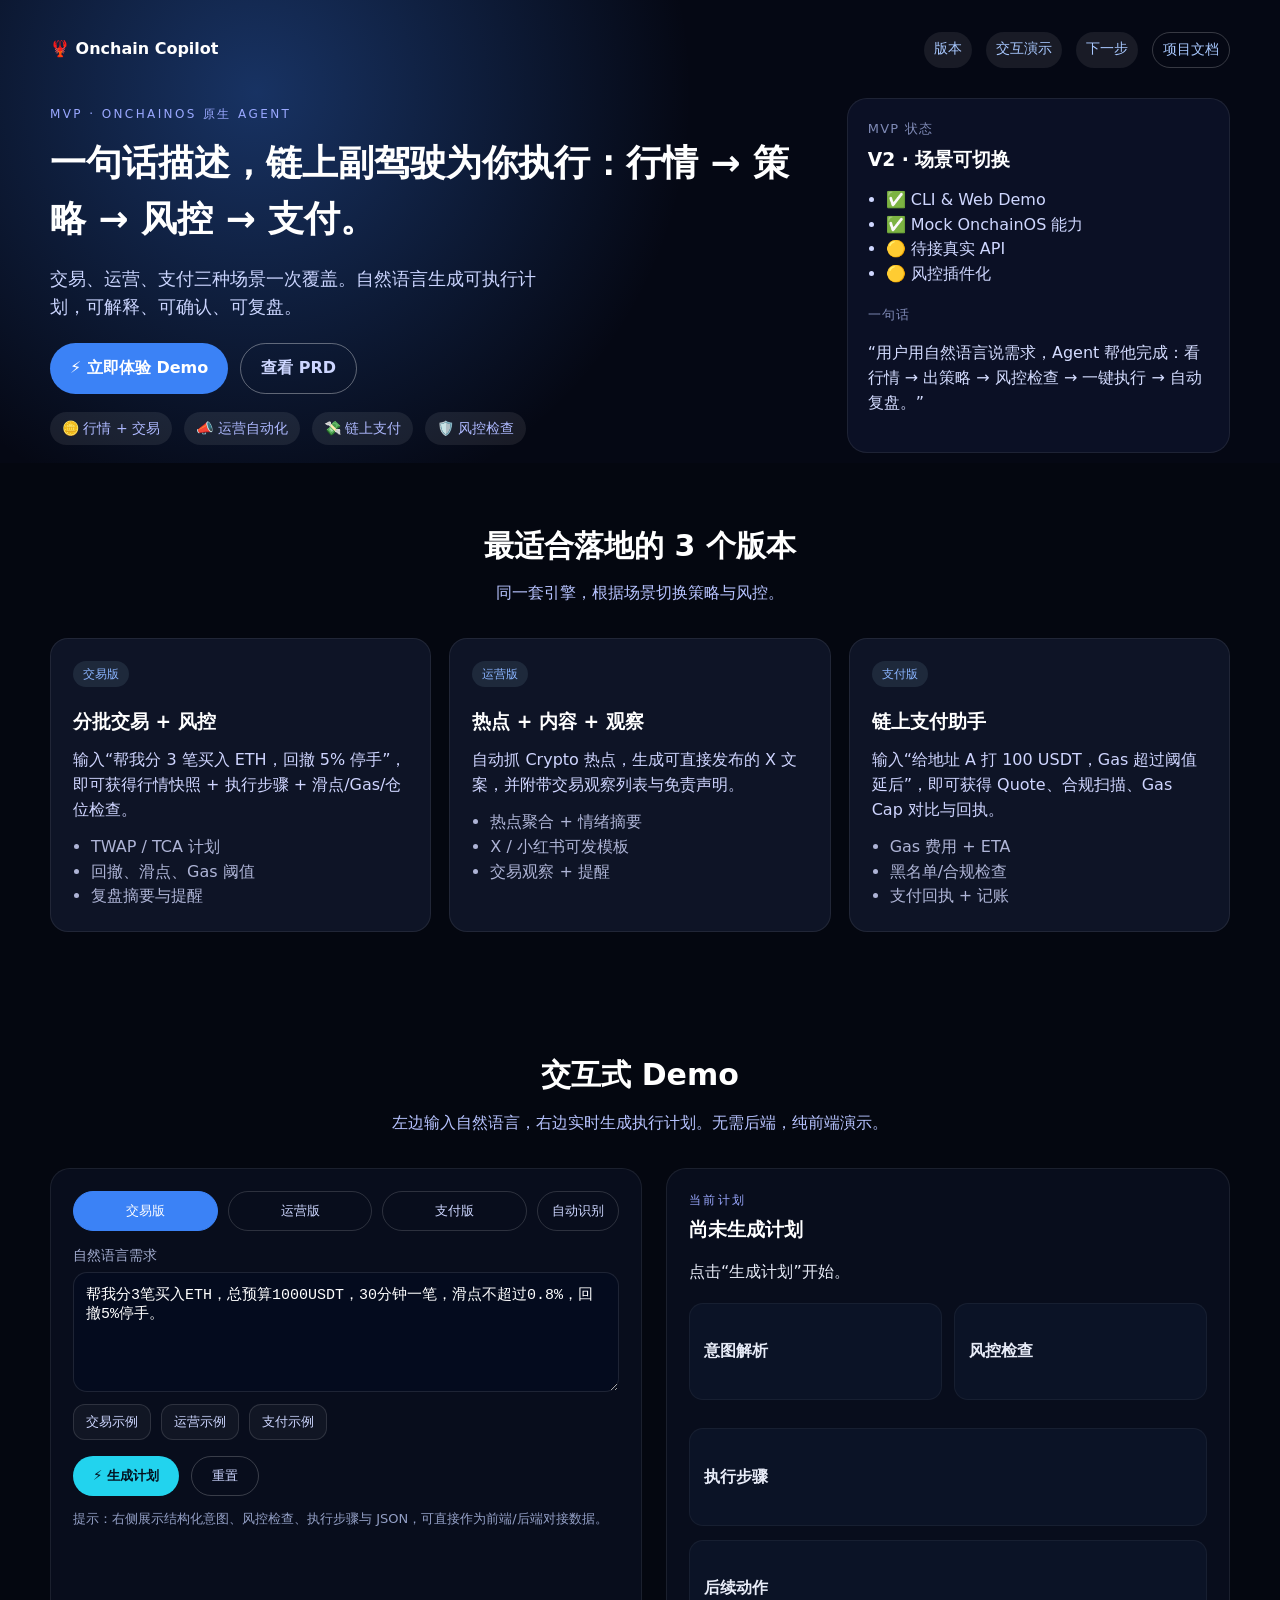
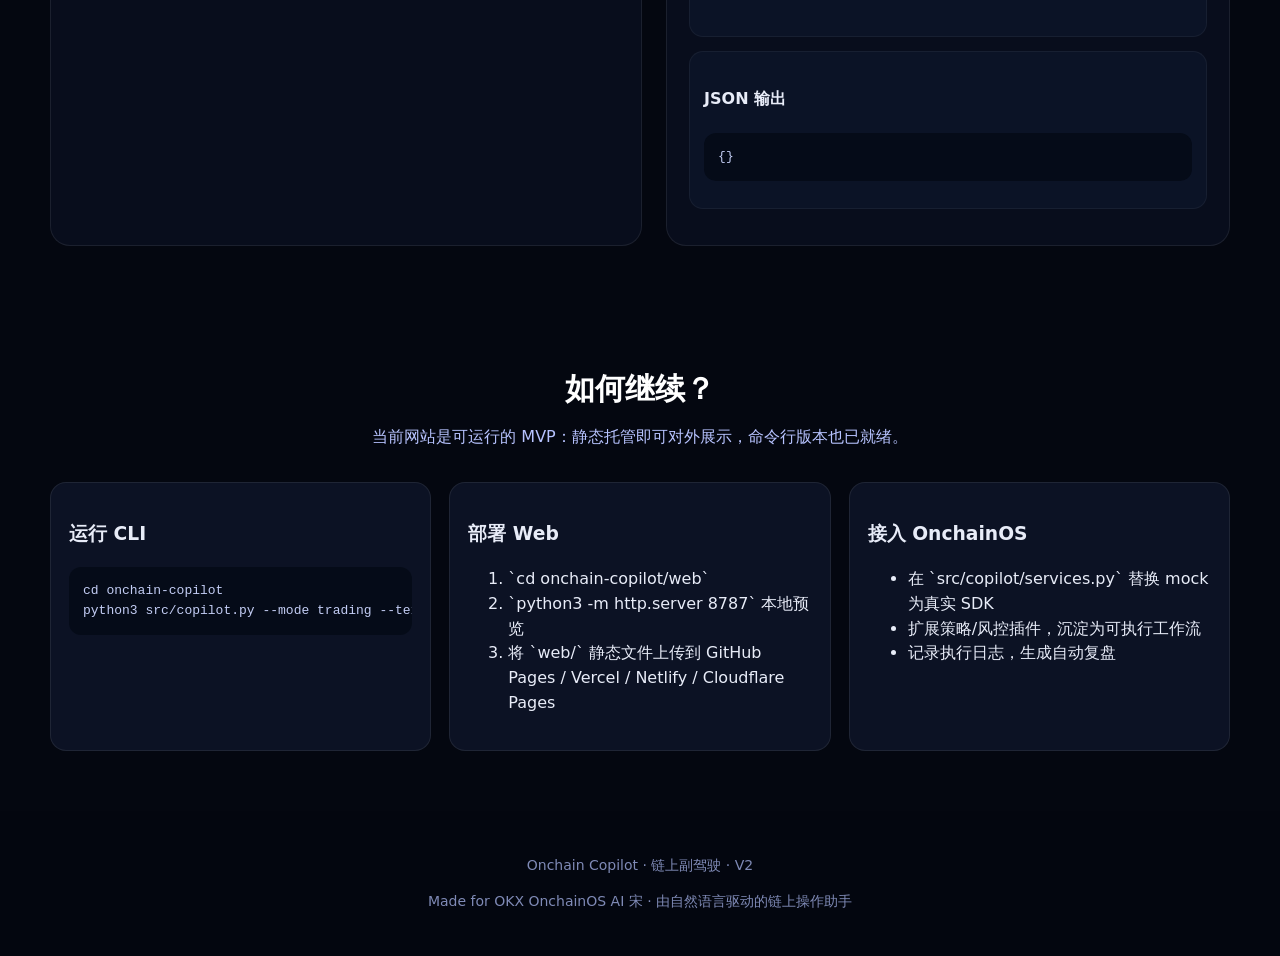
<file: index.html>
<!doctype html>
<html lang="zh-CN">
<head>
  <meta charset="UTF-8" />
  <meta name="viewport" content="width=device-width, initial-scale=1.0" />
  <title>Onchain Copilot · 链上副驾驶</title>
  <link rel="stylesheet" href="./styles.css" />
</head>
<body>
  <header class="hero">
    <nav class="nav">
      <div class="logo">🦞 Onchain Copilot</div>
      <div class="nav-links">
        <a href="#versions">版本</a>
        <a href="#demo">交互演示</a>
        <a href="#next">下一步</a>
        <a class="ghost" href="../README.md" target="_blank">项目文档</a>
      </div>
    </nav>
    <div class="hero-body">
      <div class="hero-copy">
        <p class="eyebrow">MVP · OnchainOS 原生 Agent</p>
        <h1>一句话描述，链上副驾驶为你执行：行情 → 策略 → 风控 → 支付。</h1>
        <p class="lead">交易、运营、支付三种场景一次覆盖。自然语言生成可执行计划，可解释、可确认、可复盘。</p>
        <div class="hero-ctas">
          <a class="btn" href="#demo">⚡️ 立即体验 Demo</a>
          <a class="btn ghost" href="../docs/PRD.md" target="_blank">查看 PRD</a>
        </div>
        <ul class="badges">
          <li>🪙 行情 + 交易</li>
          <li>📣 运营自动化</li>
          <li>💸 链上支付</li>
          <li>🛡️ 风控检查</li>
        </ul>
      </div>
      <div class="hero-card">
        <p class="mini-title">MVP 状态</p>
        <h3>V2 · 场景可切换</h3>
        <ul>
          <li>✅ CLI & Web Demo</li>
          <li>✅ Mock OnchainOS 能力</li>
          <li>🟡 待接真实 API</li>
          <li>🟡 风控插件化</li>
        </ul>
        <p class="mini-title">一句话</p>
        <p>“用户用自然语言说需求，Agent 帮他完成：看行情 → 出策略 → 风控检查 → 一键执行 → 自动复盘。”</p>
      </div>
    </div>
  </header>

  <section class="section" id="versions">
    <div class="section-head">
      <h2>最适合落地的 3 个版本</h2>
      <p>同一套引擎，根据场景切换策略与风控。</p>
    </div>
    <div class="cards">
      <article class="card">
        <p class="tag">交易版</p>
        <h3>分批交易 + 风控</h3>
        <p>输入“帮我分 3 笔买入 ETH，回撤 5% 停手”，即可获得行情快照 + 执行步骤 + 滑点/Gas/仓位检查。</p>
        <ul>
          <li>TWAP / TCA 计划</li>
          <li>回撤、滑点、Gas 阈值</li>
          <li>复盘摘要与提醒</li>
        </ul>
      </article>
      <article class="card">
        <p class="tag">运营版</p>
        <h3>热点 + 内容 + 观察</h3>
        <p>自动抓 Crypto 热点，生成可直接发布的 X 文案，并附带交易观察列表与免责声明。</p>
        <ul>
          <li>热点聚合 + 情绪摘要</li>
          <li>X / 小红书可发模板</li>
          <li>交易观察 + 提醒</li>
        </ul>
      </article>
      <article class="card">
        <p class="tag">支付版</p>
        <h3>链上支付助手</h3>
        <p>输入“给地址 A 打 100 USDT，Gas 超过阈值延后”，即可获得 Quote、合规扫描、Gas Cap 对比与回执。</p>
        <ul>
          <li>Gas 费用 + ETA</li>
          <li>黑名单/合规检查</li>
          <li>支付回执 + 记账</li>
        </ul>
      </article>
    </div>
  </section>

  <section class="section" id="demo">
    <div class="section-head">
      <h2>交互式 Demo</h2>
      <p>左边输入自然语言，右边实时生成执行计划。无需后端，纯前端演示。</p>
    </div>
    <div class="demo">
      <div class="demo-left">
        <div class="scenario-tabs">
          <button data-scenario="trading" class="active">交易版</button>
          <button data-scenario="operations">运营版</button>
          <button data-scenario="payment">支付版</button>
          <button data-scenario="auto" class="ghost">自动识别</button>
        </div>
        <label class="field">
          <span>自然语言需求</span>
          <textarea id="prompt" rows="5">帮我分3笔买入ETH，总预算1000USDT，30分钟一笔，滑点不超过0.8%，回撤5%停手。</textarea>
        </label>
        <div class="chips" id="quick-prompts">
          <button data-prompt="帮我分3笔买入ETH，总预算1000USDT，30分钟一笔，回撤5%停手。">交易示例</button>
          <button data-prompt="抓 3 个 Crypto 热点，生成 X 可发内容，并附交易观察提醒。">运营示例</button>
          <button data-prompt="给 0xAbC12345... 打 100 USDT，gas 超 8 USDT 就延后执行。">支付示例</button>
        </div>
        <div class="row">
          <button id="generate">⚡️ 生成计划</button>
          <button id="reset" class="ghost">重置</button>
        </div>
        <p class="small">提示：右侧展示结构化意图、风控检查、执行步骤与 JSON，可直接作为前端/后端对接数据。</p>
      </div>
      <div class="demo-right">
        <div class="status">
          <p class="eyebrow">当前计划</p>
          <h3 id="statusTitle">尚未生成计划</h3>
          <p id="statusMeta">点击“生成计划”开始。</p>
        </div>
        <div class="plan-grid">
          <article>
            <h4>意图解析</h4>
            <div id="intentBlock" class="kv"></div>
          </article>
          <article>
            <h4>风控检查</h4>
            <div id="riskBlock" class="kv"></div>
          </article>
        </div>
        <article>
          <h4>执行步骤</h4>
          <div id="stepsBlock" class="steps"></div>
        </article>
        <article>
          <h4>后续动作</h4>
          <ul id="followBlock"></ul>
        </article>
        <article>
          <h4>JSON 输出</h4>
          <pre id="jsonOutput">{}</pre>
        </article>
      </div>
    </div>
  </section>

  <section class="section" id="next">
    <div class="section-head">
      <h2>如何继续？</h2>
      <p>当前网站是可运行的 MVP：静态托管即可对外展示，命令行版本也已就绪。</p>
    </div>
    <div class="next-grid">
      <article>
        <h3>运行 CLI</h3>
        <pre><code>cd onchain-copilot
python3 src/copilot.py --mode trading --text "帮我分3笔买入ETH..."</code></pre>
      </article>
      <article>
        <h3>部署 Web</h3>
        <ol>
          <li>`cd onchain-copilot/web`</li>
          <li>`python3 -m http.server 8787` 本地预览</li>
          <li>将 `web/` 静态文件上传到 GitHub Pages / Vercel / Netlify / Cloudflare Pages</li>
        </ol>
      </article>
      <article>
        <h3>接入 OnchainOS</h3>
        <ul>
          <li>在 `src/copilot/services.py` 替换 mock 为真实 SDK</li>
          <li>扩展策略/风控插件，沉淀为可执行工作流</li>
          <li>记录执行日志，生成自动复盘</li>
        </ul>
      </article>
    </div>
  </section>

  <footer>
    <p>Onchain Copilot · 链上副驾驶 · V2</p>
    <p>Made for OKX OnchainOS AI 宋 · 由自然语言驱动的链上操作助手</p>
  </footer>

  <script src="./app.js"></script>
</body>
</html>
</file>
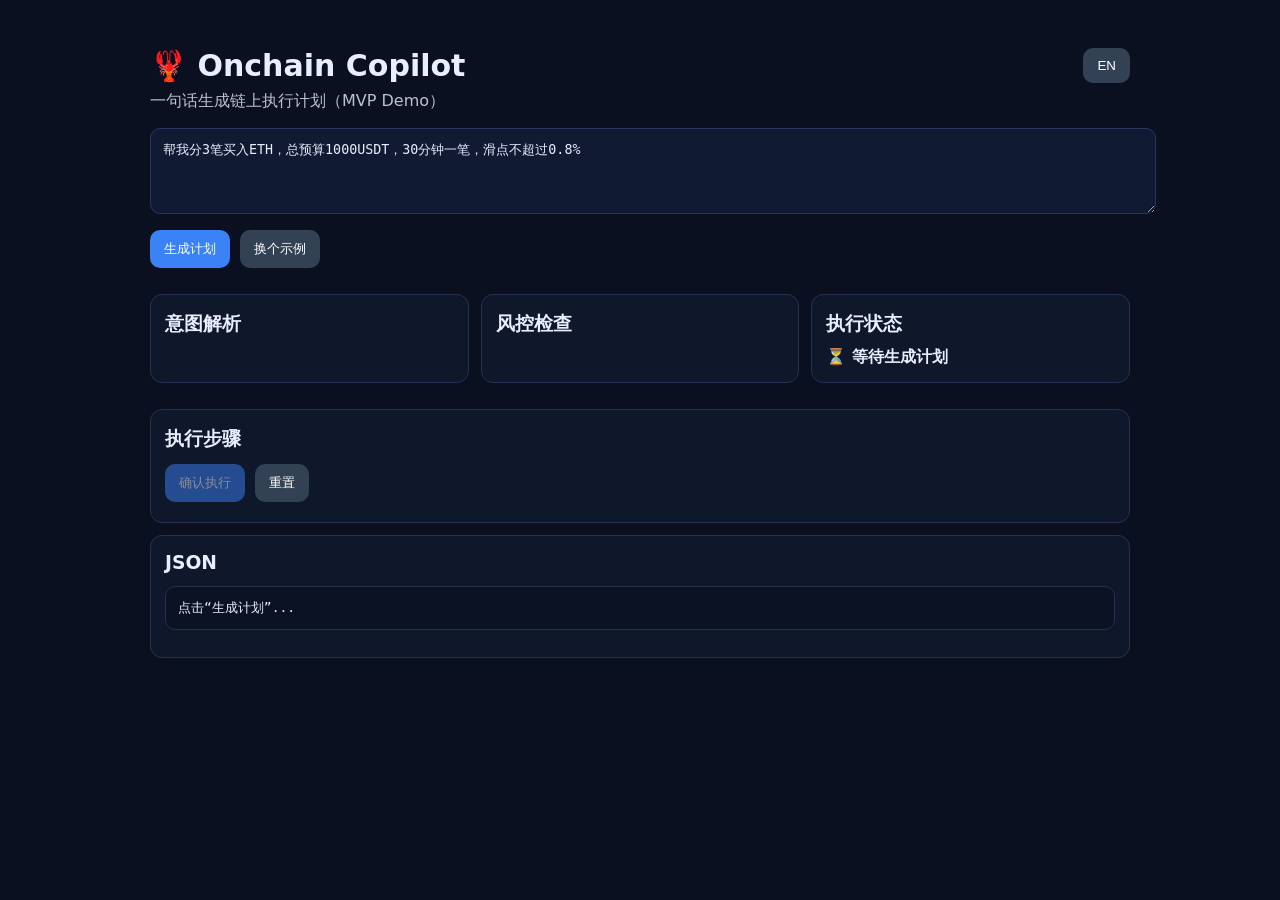
<file: onchain-copilot-demo-single.html>
<!doctype html>
<html lang="zh-CN">
<head>
  <meta charset="UTF-8" />
  <meta name="viewport" content="width=device-width, initial-scale=1.0" />
  <title>Onchain Copilot - Single File Demo</title>
  <style>
    body{font-family:Inter,system-ui,-apple-system,Segoe UI,Roboto,Arial,sans-serif;background:#0b1020;color:#e9eefc;margin:0}
    .container{max-width:980px;margin:30px auto;padding:18px}
    .topbar{display:flex;justify-content:space-between;align-items:flex-start;gap:12px}
    h1{margin:0 0 8px;font-size:30px}.sub{opacity:.8;margin:0 0 16px}
    textarea{width:100%;padding:12px;border-radius:10px;border:1px solid #2a355f;background:#101a33;color:#e9eefc}
    .row{display:flex;gap:10px;margin:12px 0 6px;flex-wrap:wrap}
    button{padding:10px 14px;border:0;border-radius:10px;background:#3b82f6;color:white;cursor:pointer}
    button.ghost{background:#334155}
    button:disabled{opacity:.5;cursor:not-allowed}
    .grid3{display:grid;grid-template-columns:repeat(3,minmax(0,1fr));gap:12px;margin:14px 0}
    .card{background:#0f172a;border:1px solid #24324f;padding:14px;border-radius:12px;margin:12px 0}
    .card h3{margin:2px 0 10px}
    .kv{display:flex;justify-content:space-between;border-bottom:1px dashed #2a355f;padding:6px 0;font-size:14px}
    .kv:last-child{border-bottom:0}
    .tag{display:inline-block;padding:3px 8px;border-radius:999px;background:#1f2a44;font-size:12px;margin-right:6px}
    .step{display:flex;justify-content:space-between;align-items:center;border:1px solid #2a355f;border-radius:10px;padding:10px;margin:8px 0;background:#101a33}
    .step.done{border-color:#16a34a;background:#0f2d1f}
    .status{font-weight:600}
    pre{white-space:pre-wrap;background:#0b1224;border:1px solid #24324f;padding:12px;border-radius:10px;line-height:1.35}
    @media (max-width: 820px){.grid3{grid-template-columns:1fr}}
  </style>
</head>
<body>
  <main class="container">
    <header class="topbar">
      <div>
        <h1>🦞 Onchain Copilot</h1>
        <p class="sub" data-i18n="subtitle">一句话生成链上执行计划（MVP Demo）</p>
      </div>
      <button id="lang" class="ghost">EN</button>
    </header>

    <textarea id="prompt" rows="4">帮我分3笔买入ETH，总预算1000USDT，30分钟一笔，滑点不超过0.8%</textarea>
    <div class="row">
      <button id="gen" data-i18n="gen">生成计划</button>
      <button id="sample" class="ghost" data-i18n="sample">换个示例</button>
    </div>

    <section class="grid3">
      <article class="card">
        <h3 data-i18n="intent">意图解析</h3>
        <div id="intent"></div>
      </article>
      <article class="card">
        <h3 data-i18n="risk">风控检查</h3>
        <div id="risk"></div>
      </article>
      <article class="card">
        <h3 data-i18n="status">执行状态</h3>
        <div id="status" class="status">⏳ 等待生成计划</div>
      </article>
    </section>

    <section class="card">
      <h3 data-i18n="plan">执行步骤</h3>
      <div id="steps"></div>
      <div class="row">
        <button id="confirm" disabled data-i18n="confirm">确认执行</button>
        <button id="reset" class="ghost" data-i18n="reset">重置</button>
      </div>
    </section>

    <section class="card">
      <h3>JSON</h3>
      <pre id="output">点击“生成计划”...</pre>
    </section>
  </main>

  <script>
    const el = (id) => document.getElementById(id);
    const i18n = {
      zh: {
        subtitle: '一句话生成链上执行计划（MVP Demo）', gen: '生成计划', sample: '换个示例',
        intent: '意图解析', risk: '风控检查', status: '执行状态', plan: '执行步骤',
        confirm: '确认执行', reset: '重置', waiting: '⏳ 等待生成计划', planned: '✅ 计划已生成，待确认',
        executing: '🚀 执行中...', done: '🎉 执行完成（演示模式）', note:'Web demo only. 接入 OnchainOS API 后可执行真实链上动作。'
      },
      en: {
        subtitle: 'One-line intent to onchain execution plan (MVP Demo)', gen: 'Generate Plan', sample: 'Try Sample',
        intent: 'Intent', risk: 'Risk Checks', status: 'Execution Status', plan: 'Execution Steps',
        confirm: 'Confirm Execute', reset: 'Reset', waiting: '⏳ Waiting for plan', planned: '✅ Plan ready, waiting for confirmation',
        executing: '🚀 Executing...', done: '🎉 Execution completed (demo mode)', note:'Web demo only. Connect OnchainOS APIs for real execution.'
      }
    };

    let lang = 'zh';
    let currentPlan = null;
    function t(k){ return i18n[lang][k] || k; }

    function applyI18n(){
      document.querySelectorAll('[data-i18n]').forEach(n => n.textContent = t(n.dataset.i18n));
      el('lang').textContent = lang === 'zh' ? 'EN' : '中';
      if (!currentPlan) el('status').textContent = t('waiting');
    }

    function parseIntent(text){
      const raw = text.toLowerCase();
      const intent = { asset: raw.includes('btc') ? 'BTC' : 'ETH', side: 'BUY', budget_usdt: 1000, tranches: 3, interval_min: 30, max_slippage_pct: 0.8 };
      const mBudget = raw.match(/(\d+(?:\.\d+)?)\s*usdt/); if(mBudget) intent.budget_usdt = Number(mBudget[1]);
      const mTr = text.match(/(?:分|in\s*)(\d+)\s*(?:笔|parts?)/i); if(mTr) intent.tranches = Number(mTr[1]);
      const mInt = text.match(/(\d+)\s*(?:分钟|min)/i); if(mInt) intent.interval_min = Number(mInt[1]);
      const mSlip = text.match(/(?:滑点|slippage)[^\d]*(\d+(?:\.\d+)?)\s*%/i); if(mSlip) intent.max_slippage_pct = Number(mSlip[1]);
      return intent;
    }

    function buildPlan(intent){
      const per = +(intent.budget_usdt / intent.tranches).toFixed(2);
      const amounts = Array(intent.tranches).fill(per);
      amounts[amounts.length-1] = +(intent.budget_usdt - amounts.slice(0,-1).reduce((a,b)=>a+b,0)).toFixed(2);
      const execution_plan = amounts.map((amt, idx)=>({ step: idx+1, action:`Swap USDT -> ${intent.asset}`, amount_usdt:amt, delay_min:idx*intent.interval_min, done:false }));
      return {
        intent,
        execution_plan,
        risk_checks: { max_slippage_pct:intent.max_slippage_pct, max_gas_usdt:5, position_limit_pct:20, require_confirm:true },
        note: t('note')
      };
    }

    function kvHtml(obj){
      return Object.entries(obj).map(([k,v])=>`<div class="kv"><span>${k}</span><strong>${v}</strong></div>`).join('');
    }

    function render(plan){
      el('intent').innerHTML = kvHtml(plan.intent);
      el('risk').innerHTML = kvHtml(plan.risk_checks);
      el('steps').innerHTML = plan.execution_plan.map(s => `
        <div class="step ${s.done ? 'done' : ''}" data-step="${s.step}">
          <div><span class="tag">#${s.step}</span> ${s.action}</div>
          <div>${s.amount_usdt} USDT · T+${s.delay_min}m</div>
        </div>
      `).join('');
      el('output').textContent = JSON.stringify(plan, null, 2);
    }

    function generate(){
      currentPlan = buildPlan(parseIntent(el('prompt').value.trim()));
      render(currentPlan);
      el('status').textContent = t('planned');
      el('confirm').disabled = false;
    }

    async function runDemoExecution(){
      if(!currentPlan) return;
      el('status').textContent = t('executing');
      el('confirm').disabled = true;
      for (const step of currentPlan.execution_plan){
        await new Promise(r=>setTimeout(r, 500));
        step.done = true;
        render(currentPlan);
      }
      el('status').textContent = t('done');
    }

    function resetAll(){
      currentPlan = null;
      el('intent').innerHTML = '';
      el('risk').innerHTML = '';
      el('steps').innerHTML = '';
      el('output').textContent = '点击“生成计划”...';
      el('status').textContent = t('waiting');
      el('confirm').disabled = true;
    }

    el('gen').addEventListener('click', generate);
    el('sample').addEventListener('click', ()=>{
      el('prompt').value = lang === 'zh'
        ? '帮我分4笔买入BTC，总预算2000USDT，15分钟一笔，滑点不超过0.5%'
        : 'Buy BTC in 4 parts, total 2000 USDT, 15 min interval, slippage under 0.5%';
      generate();
    });
    el('confirm').addEventListener('click', runDemoExecution);
    el('reset').addEventListener('click', resetAll);
    el('lang').addEventListener('click', ()=>{ lang = lang === 'zh' ? 'en' : 'zh'; applyI18n(); if (currentPlan) generate(); });

    applyI18n();
  </script>
</body>
</html>
</file>
<file: styles.css>
*{box-sizing:border-box}body{font-family:"Inter","SF Pro Display",-apple-system,system-ui,BlinkMacSystemFont,"Segoe UI",Roboto,Arial,sans-serif;margin:0;background:#040710;color:#e8ecf8;line-height:1.55}
a{color:#a8c8ff;text-decoration:none}
.hero{padding:32px 20px 10px;background:radial-gradient(circle at 20% 20%,rgba(59,130,246,.35),transparent 40%),#050814}
.nav{max-width:1180px;margin:0 auto 30px;display:flex;justify-content:space-between;align-items:center;gap:20px}
.logo{font-weight:600;color:#fff}
.nav-links{display:flex;gap:14px;flex-wrap:wrap}
.nav-links a{padding:6px 10px;border-radius:999px;background:rgba(255,255,255,.08);font-size:14px}
.nav-links a.ghost{background:transparent;border:1px solid rgba(255,255,255,.2)}
.hero-body{max-width:1180px;margin:0 auto;display:grid;grid-template-columns:2fr 1fr;gap:30px;align-items:center}
.hero-copy h1{font-size:36px;margin:12px 0 16px;color:#fff}
.hero-copy .lead{max-width:520px;color:#cbd5ff;font-size:18px}
.hero-card{background:rgba(13,18,40,.85);border:1px solid rgba(255,255,255,.08);border-radius:20px;padding:20px;color:#d4dcff}
.mini-title{font-size:13px;text-transform:uppercase;letter-spacing:.1em;color:#7f8ab6;margin:0 0 6px}
.hero-card h3{margin:4px 0 14px;color:#fff}
.hero-card ul{padding-left:18px;margin:0 0 18px;color:#cfd7ff}
.hero-ctas{display:flex;gap:12px;margin:22px 0 12px;flex-wrap:wrap}
.btn{display:inline-flex;align-items:center;justify-content:center;padding:12px 20px;border-radius:999px;background:#3b82f6;color:#fff;font-weight:600}
.btn.ghost{background:transparent;border:1px solid rgba(255,255,255,.35);color:#cdd6ff}
.badges{display:flex;gap:12px;flex-wrap:wrap;padding:0;margin:18px 0 0;list-style:none;color:#aeb9ff}
.badges li{padding:6px 12px;border-radius:999px;background:rgba(255,255,255,.08);font-size:14px}
.eyebrow{text-transform:uppercase;letter-spacing:.2em;color:#9aa8ff;font-size:12px;margin:0}
.section{padding:60px 20px}
.section-head{max-width:780px;margin:0 auto 32px;text-align:center}
.section-head h2{font-size:30px;margin:0 0 12px;color:#fff}
.section-head p{margin:0;color:#b7c3ff}
.cards{max-width:1180px;margin:0 auto;display:grid;grid-template-columns:repeat(auto-fit,minmax(260px,1fr));gap:18px}
.card{background:#0e1426;border:1px solid rgba(255,255,255,.08);border-radius:18px;padding:22px}
.card h3{margin:8px 0 12px;color:#fff}
.card p{margin:0 0 12px;color:#cfd5ff}
.card ul{margin:0;padding-left:18px;color:#aeb4d6}
.card .tag{display:inline-block;padding:4px 10px;border-radius:999px;background:#1e293b;font-size:12px;color:#8ab4ff}
.demo{max-width:1180px;margin:0 auto;display:grid;grid-template-columns:1.05fr 1fr;gap:24px}
.demo-left,.demo-right{background:#080d1c;border:1px solid rgba(255,255,255,.08);border-radius:20px;padding:22px}
.scenario-tabs{display:flex;gap:10px;flex-wrap:wrap;margin-bottom:14px}
.scenario-tabs button{flex:1 1 130px;padding:10px 14px;border-radius:999px;border:1px solid rgba(255,255,255,.15);background:transparent;color:#cdd6ff;cursor:pointer}
.scenario-tabs button.active{background:#3b82f6;border-color:#3b82f6;color:#fff}
.scenario-tabs button.ghost{flex:0 0 auto}
.field{display:flex;flex-direction:column;gap:6px;margin-bottom:12px;font-size:14px;color:#a2accf}
textarea{width:100%;padding:12px;border-radius:14px;border:1px solid rgba(255,255,255,.1);background:#040b1e;color:#fff;min-height:120px;font-size:15px;resize:vertical}
.chips{display:flex;gap:10px;flex-wrap:wrap;margin-bottom:16px}
.chips button{padding:8px 12px;border-radius:12px;border:1px solid rgba(255,255,255,.12);background:rgba(255,255,255,.04);color:#cdd6ff;cursor:pointer}
.row{display:flex;gap:12px;flex-wrap:wrap;margin-bottom:10px}
button{font-family:inherit}
#generate{background:#22d3ee;border:0;color:#03111f;font-weight:600;padding:10px 20px;border-radius:999px;cursor:pointer}
#reset{background:transparent;border:1px solid rgba(255,255,255,.2);color:#cdd6ff;padding:10px 20px;border-radius:999px;cursor:pointer}
.small{font-size:13px;color:#939fc5}
.demo-right article{background:#0b1326;border-radius:14px;padding:14px;margin-bottom:14px;border:1px solid rgba(255,255,255,.05)}
.status{margin-bottom:18px}
.status h3{margin:6px 0;color:#fff}
.plan-grid{display:grid;grid-template-columns:repeat(auto-fit,minmax(200px,1fr));gap:12px;margin-bottom:14px}
.kv div{display:flex;justify-content:space-between;border-bottom:1px dashed rgba(255,255,255,.08);padding:6px 0;font-size:14px;color:#cdd6ff}
.kv div strong{color:#fff}
.steps .step{border:1px solid rgba(59,130,246,.2);border-radius:12px;padding:10px;margin-bottom:10px}
.steps .step h5{margin:0 0 4px;color:#fff}
.steps .step p{margin:0;color:#aeb7d9;font-size:14px}
#followBlock{list-style:disc;padding-left:20px;margin:0;color:#cfd5ff}
pre{background:#050b18;border-radius:12px;padding:14px;overflow:auto;font-size:13px;color:#c3cdf4}
.next-grid{max-width:1180px;margin:0 auto;display:grid;grid-template-columns:repeat(auto-fit,minmax(260px,1fr));gap:18px}
.next-grid article{background:#0c1224;border:1px solid rgba(255,255,255,.08);border-radius:16px;padding:18px}
.next-grid pre{margin:0}
footer{padding:30px 20px;text-align:center;background:#03060f;color:#7f8ab6;font-size:14px}
@media (max-width:960px){.hero-body{grid-template-columns:1fr}.demo{grid-template-columns:1fr}.scenario-tabs button{flex:1}}
</file>
